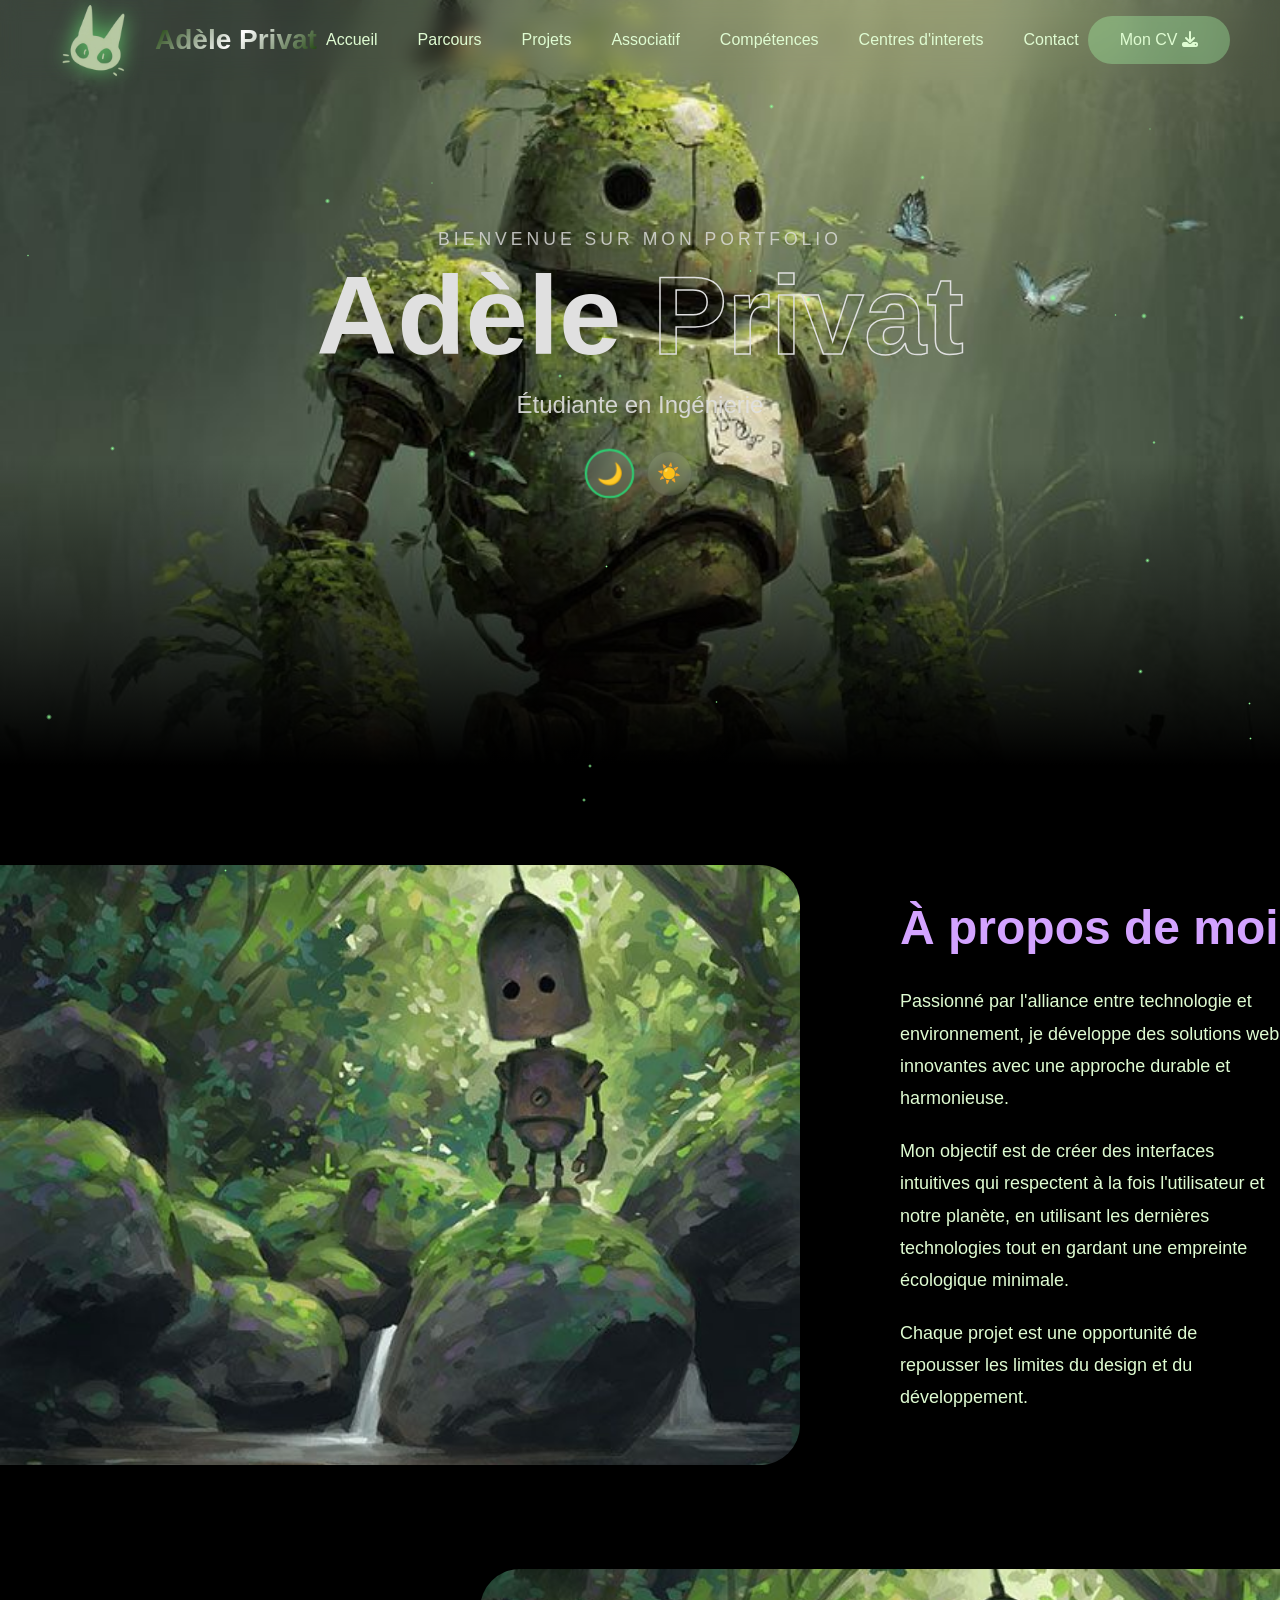
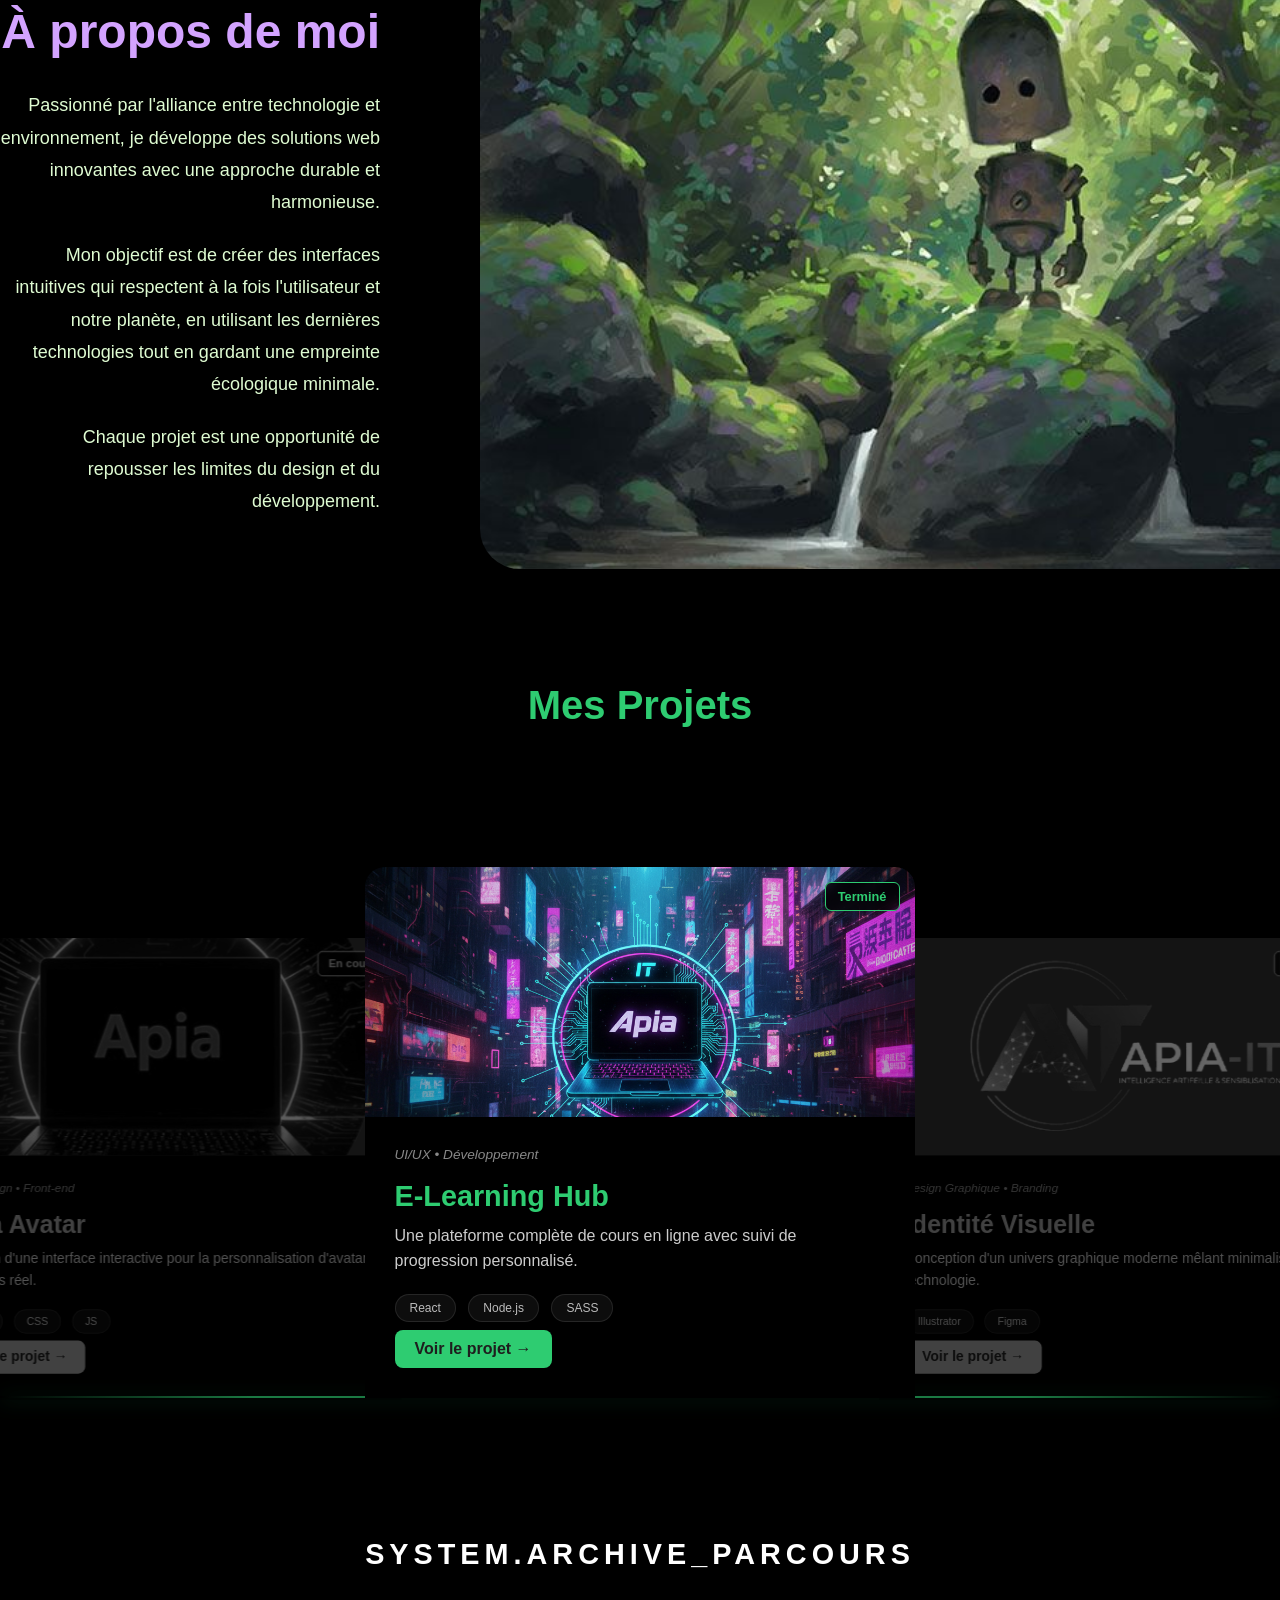
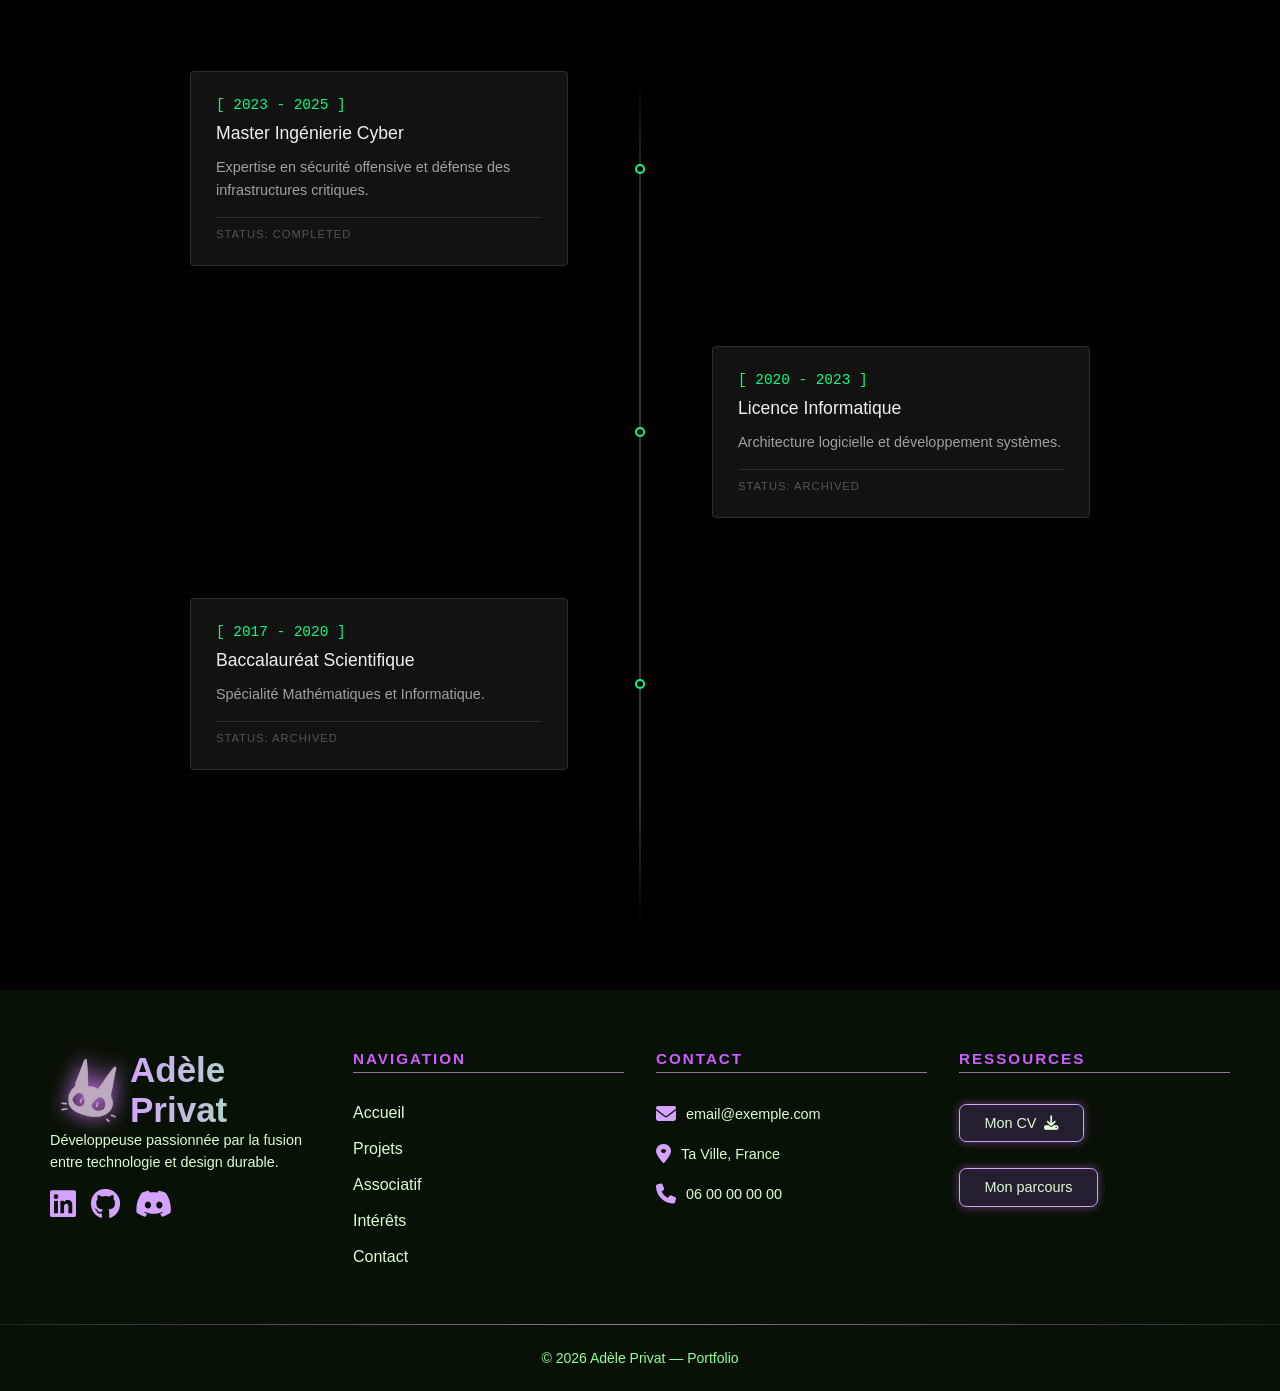
<file: Index.html>
<!doctype html>
<html lang="fr">
  <head>
    <meta charset="UTF-8" />
    <meta name="viewport" content="width=device-width, initial-scale=1.0" />
    <title>Portfolio - Futuriste & Naturel</title>
    <link rel="stylesheet" href="/styles/global.css" />
    <link rel="stylesheet" href="/styles/variables.css" />
  </head>
  <body>
    <!-- Particules animées -->
    <div class="particles" id="particles"></div>

    <!-- Header -->
    <header id="header-placeholder"></header>

    <section class="accueil-intro" id="accueil">
      <div class="accueil-contenu">
        <p class="accueil-sur-titre">Bienvenue sur mon portfolio</p>
        <h1 class="accueil-nom">Adèle <span>Privat</span></h1>
        <div class="accueil-metier">Étudiante en Ingénierie</div>

        <div class="selecteur-theme">
          <button
            class="bouton-theme sombre active"
            onclick="setTheme('dark', this)"
            title="Mode Sombre"
          >
            <span class="icone-lune">🌙</span>
          </button>
          <button
            class="bouton-theme clair"
            onclick="setTheme('light', this)"
            title="Mode Clair"
          >
            <span class="icone-soleil">☀️</span>
          </button>
        </div>
      </div>
    </section>

    <section class="about" id="about">
      <div class="about-container">
        <div class="about-image-wrapper">
          <img
            src="/assets/images/elements/robot2.jpeg"
            class="about-image"
            alt="Robot"
          />
        </div>
        <div class="about-content">
          <h2>À propos de moi</h2>
          <p>
            Passionné par l'alliance entre technologie et environnement, je
            développe des solutions web innovantes avec une approche durable et
            harmonieuse.
          </p>

          <p>
            Mon objectif est de créer des interfaces intuitives qui respectent à
            la fois l'utilisateur et notre planète, en utilisant les dernières
            technologies tout en gardant une empreinte écologique minimale.
          </p>

          <p>
            Chaque projet est une opportunité de repousser les limites du design
            et du développement.
          </p>
        </div>
      </div>
      <div class="about-container">
        <div class="about-content-bas">
          <h2>À propos de moi</h2>
          <p>
            Passionné par l'alliance entre technologie et environnement, je
            développe des solutions web innovantes avec une approche durable et
            harmonieuse.
          </p>

          <p>
            Mon objectif est de créer des interfaces intuitives qui respectent à
            la fois l'utilisateur et notre planète, en utilisant les dernières
            technologies tout en gardant une empreinte écologique minimale.
          </p>

          <p>
            Chaque projet est une opportunité de repousser les limites du design
            et du développement.
          </p>
        </div>
        <div class="about-image-wrapper">
          <img
            src="/assets/images/elements/robot2.jpeg"
            class="about-image-bas"
            alt="Robot"
          />
        </div>
      </div>
    </section>

    <!-- Section previsualisation des projet -->
    <section class="project-preview" id="preview">
      <h2 class="section-title">Mes Projets</h2>

      <div class="carousel-container">
        <article class="card">
          <div class="card-image-container">
            <img src="/assets/images/Avatar/Apia.png" alt="Projet Apia" />
            <span class="card-status status-ongoing">En cours</span>
          </div>

          <div class="card-content">
            <p class="card-topics">Web Design • Front-end</p>
            <h3 class="card-title">Apia Avatar</h3>
            <p class="card-description">
              Création d'une interface interactive pour la personnalisation
              d'avatars en temps réel.
            </p>

            <div class="card-skills">
              <span class="skill-badge">HTML</span>
              <span class="skill-badge">CSS</span>
              <span class="skill-badge">JS</span>
            </div>

            <a href="#" class="btn-details">Voir le projet →</a>
          </div>
        </article>

        <article class="card">
          <div class="card-image-container">
            <img
              src="/assets/images/elements/Image_de_base_apia.png"
              alt="Plateforme E-learning"
            />
            <span class="card-status status-done">Terminé</span>
          </div>

          <div class="card-content">
            <p class="card-topics">UI/UX • Développement</p>
            <h3 class="card-title">E-Learning Hub</h3>
            <p class="card-description">
              Une plateforme complète de cours en ligne avec suivi de
              progression personnalisé.
            </p>

            <div class="card-skills">
              <span class="skill-badge">React</span>
              <span class="skill-badge">Node.js</span>
              <span class="skill-badge">SASS</span>
            </div>

            <a href="#" class="btn-details">Voir le projet →</a>
          </div>
        </article>

        <article class="card">
          <div class="card-image-container">
            <img
              src="/assets/images/logo/LogoApia_blanc.png"
              alt="Branding Apia"
            />
            <span class="card-status status-ongoing">En cours</span>
          </div>

          <div class="card-content">
            <p class="card-topics">Design Graphique • Branding</p>
            <h3 class="card-title">Identité Visuelle</h3>
            <p class="card-description">
              Conception d'un univers graphique moderne mêlant minimalisme et
              technologie.
            </p>

            <div class="card-skills">
              <span class="skill-badge">Illustrator</span>
              <span class="skill-badge">Figma</span>
            </div>

            <a href="#" class="btn-details">Voir le projet →</a>
          </div>
        </article>

        <article class="card">
          <div class="card-image-container">
            <img src="/assets/images/Avatar/Adele.png" alt="Projet Apia" />
            <span class="card-status status-ongoing">En cours</span>
          </div>

          <div class="card-content">
            <p class="card-topics">Web Design • Front-end</p>
            <h3 class="card-title">Apia Avatar</h3>
            <p class="card-description">
              Création d'une interface interactive pour la personnalisation
              d'avatars en temps réel.
            </p>

            <div class="card-skills">
              <span class="skill-badge">HTML</span>
              <span class="skill-badge">CSS</span>
              <span class="skill-badge">JS</span>
            </div>

            <a href="/pages/ProjectsPage/Project.html" class="btn-details"
              >Voir le projet →</a
            >
          </div>
        </article>
        <div class="carousel-line"></div>
      </div>
    </section>

    <!-- Section mon parcours -->
    <section class="parcours" id="parcours">
      <h2 class="cyber-title">System.Archive_Parcours</h2>

      <div class="timeline">
        <div class="timeline-line"></div>

        <div class="node left top-1">
          <div class="node-content">
            <span class="date">[ 2023 - 2025 ]</span>
            <h3>Master Ingénierie Cyber</h3>
            <p>
              Expertise en sécurité offensive et défense des infrastructures
              critiques.
            </p>
            <div class="node-status">Status: COMPLETED</div>
          </div>
          <div class="node-dot"></div>
        </div>

        <div class="node right top-2">
          <div class="node-content">
            <span class="date">[ 2020 - 2023 ]</span>
            <h3>Licence Informatique</h3>
            <p>Architecture logicielle et développement systèmes.</p>
            <div class="node-status">Status: ARCHIVED</div>
          </div>
          <div class="node-dot"></div>
        </div>

        <div class="node left top-3">
          <div class="node-content">
            <span class="date">[ 2017 - 2020 ]</span>
            <h3>Baccalauréat Scientifique</h3>
            <p>Spécialité Mathématiques et Informatique.</p>
            <div class="node-status">Status: ARCHIVED</div>
          </div>
          <div class="node-dot"></div>
        </div>
      </div>
    </section>

    <footer id="footer-placeholder"></footer>
    <script src="js/script.js"></script>
  </body>
</html>
</file>
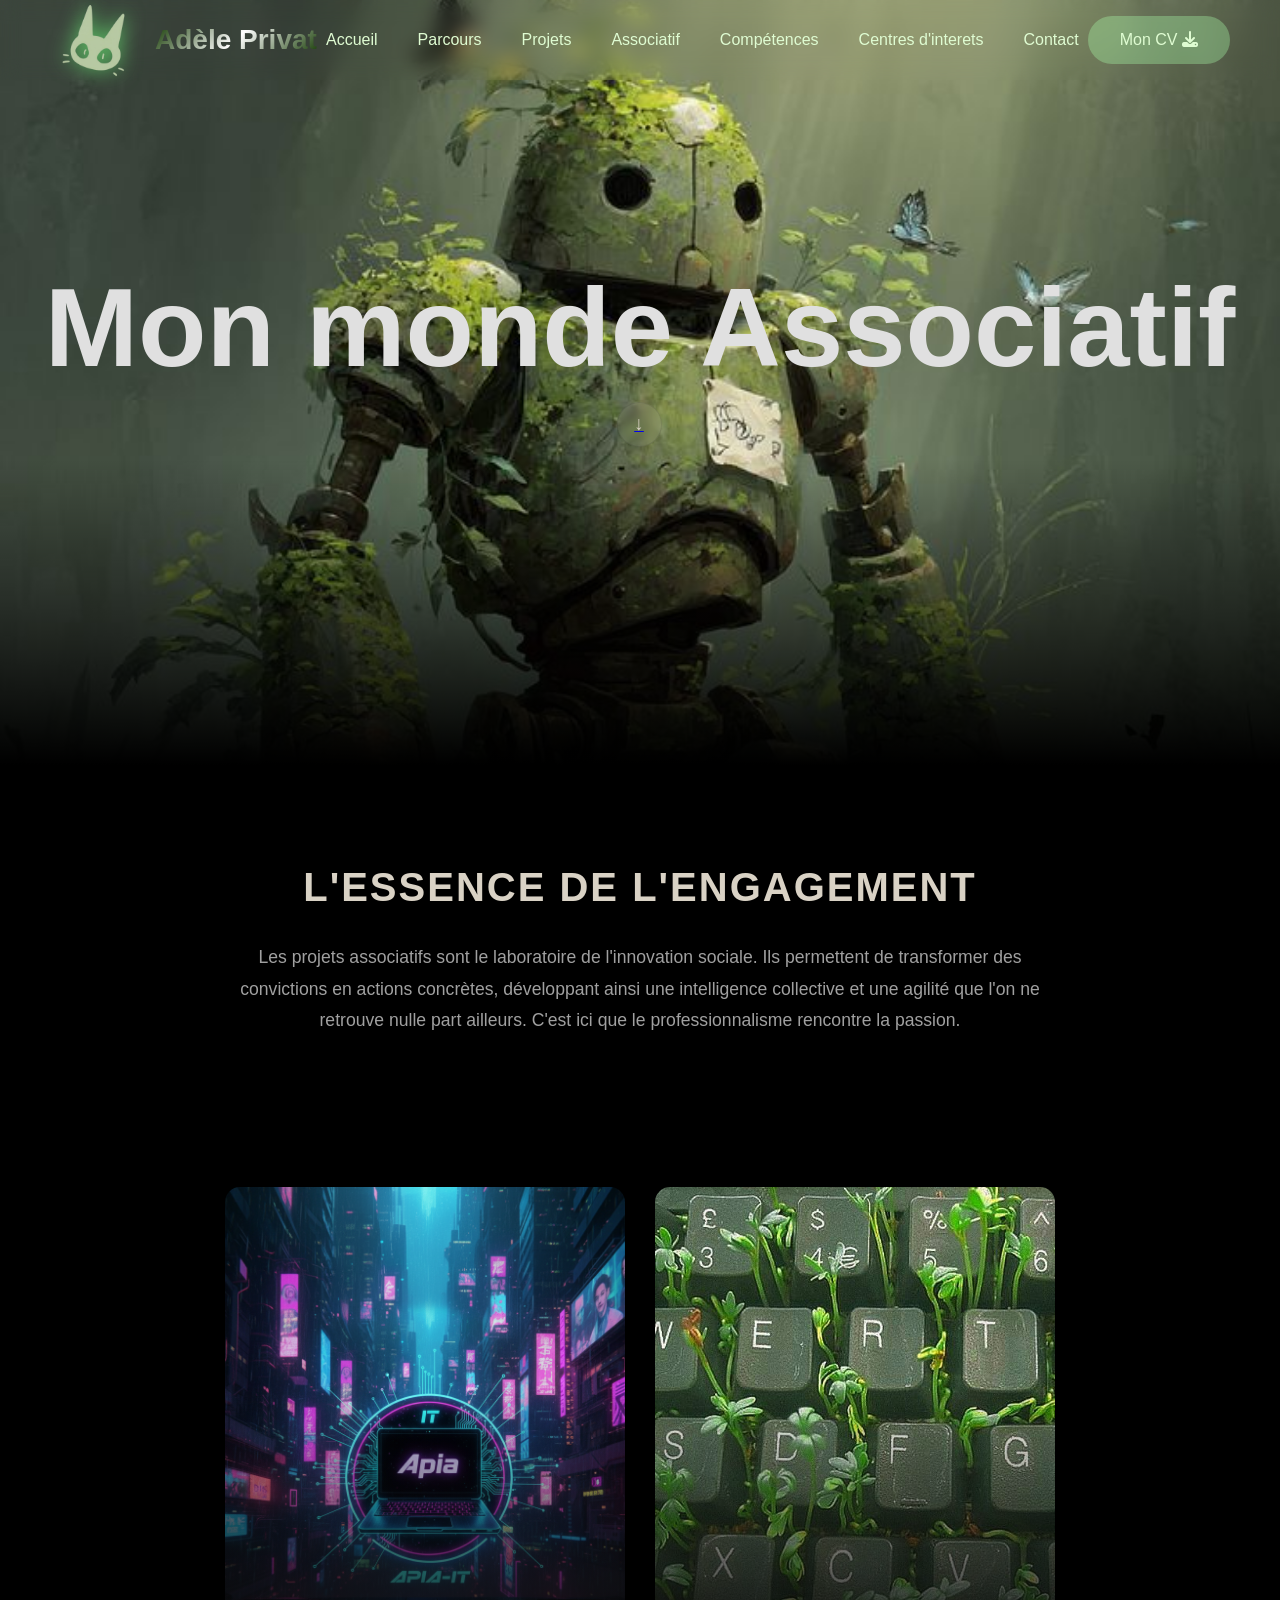
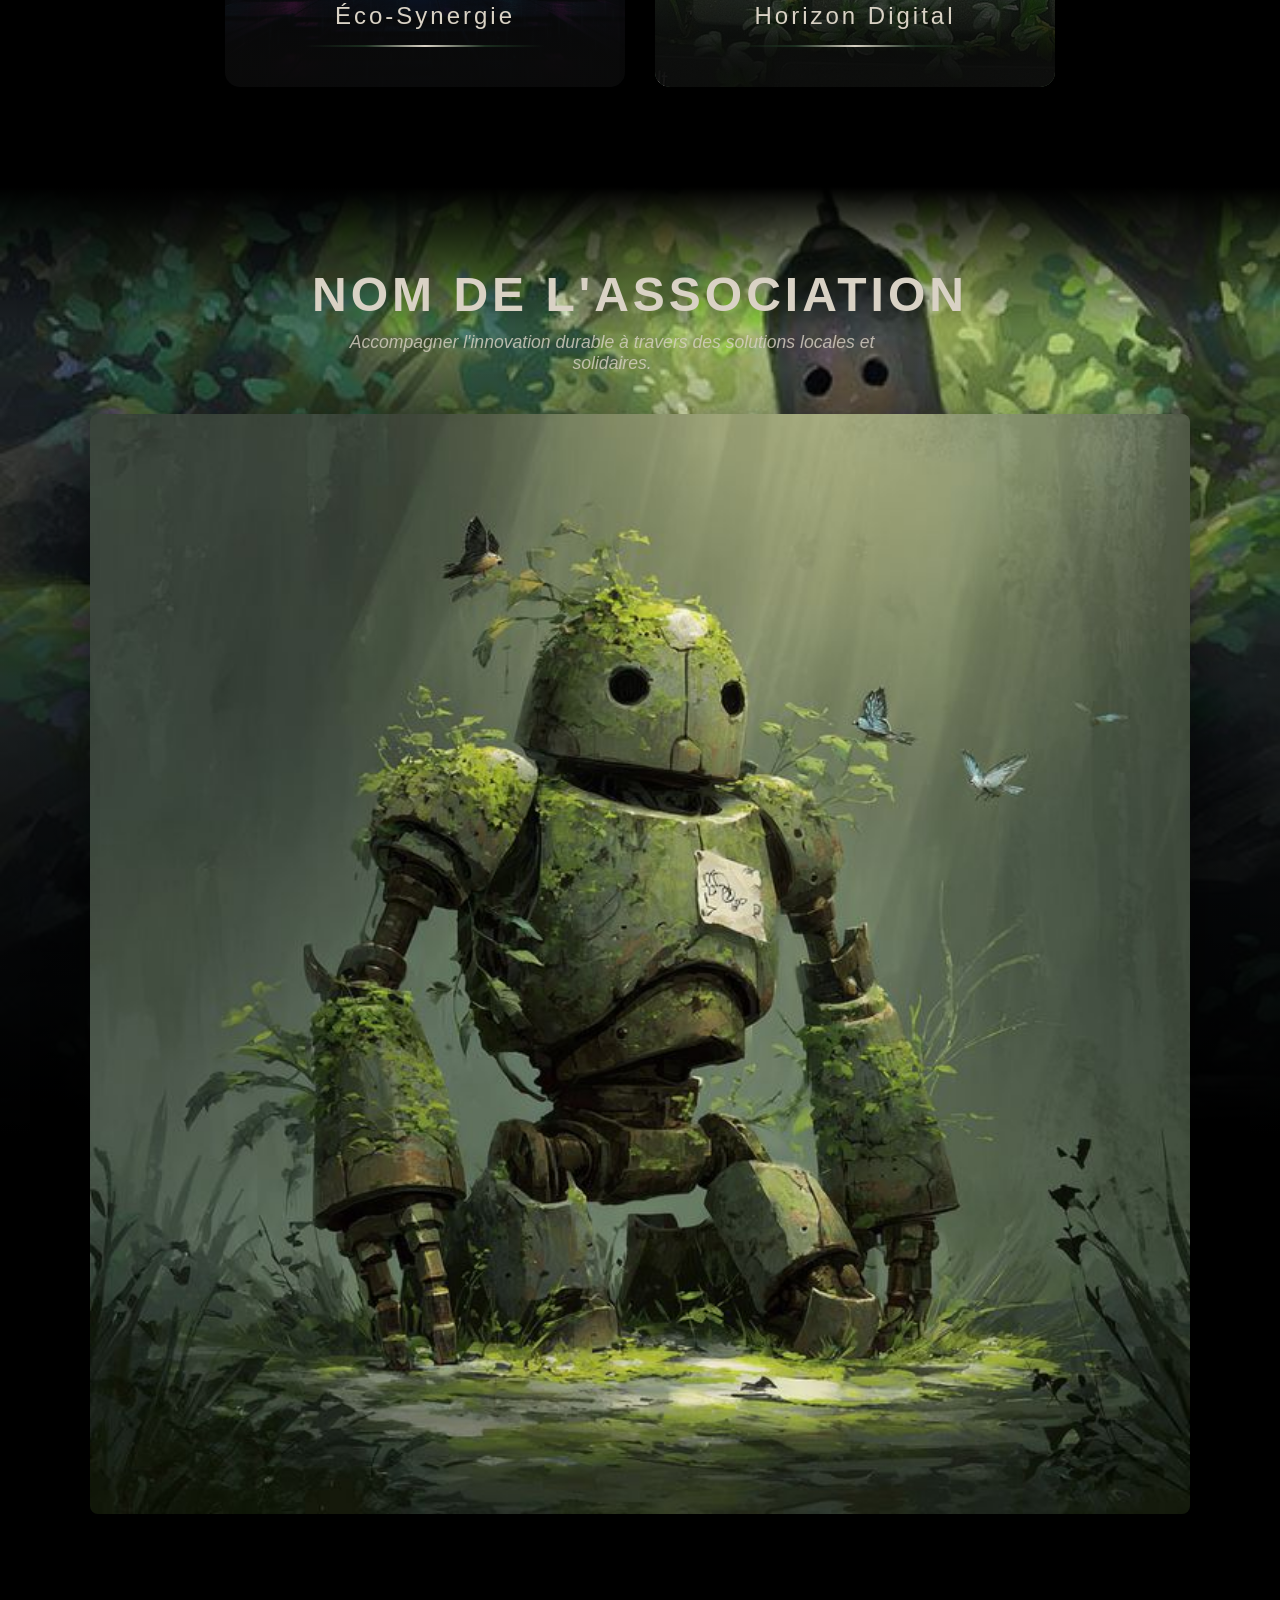
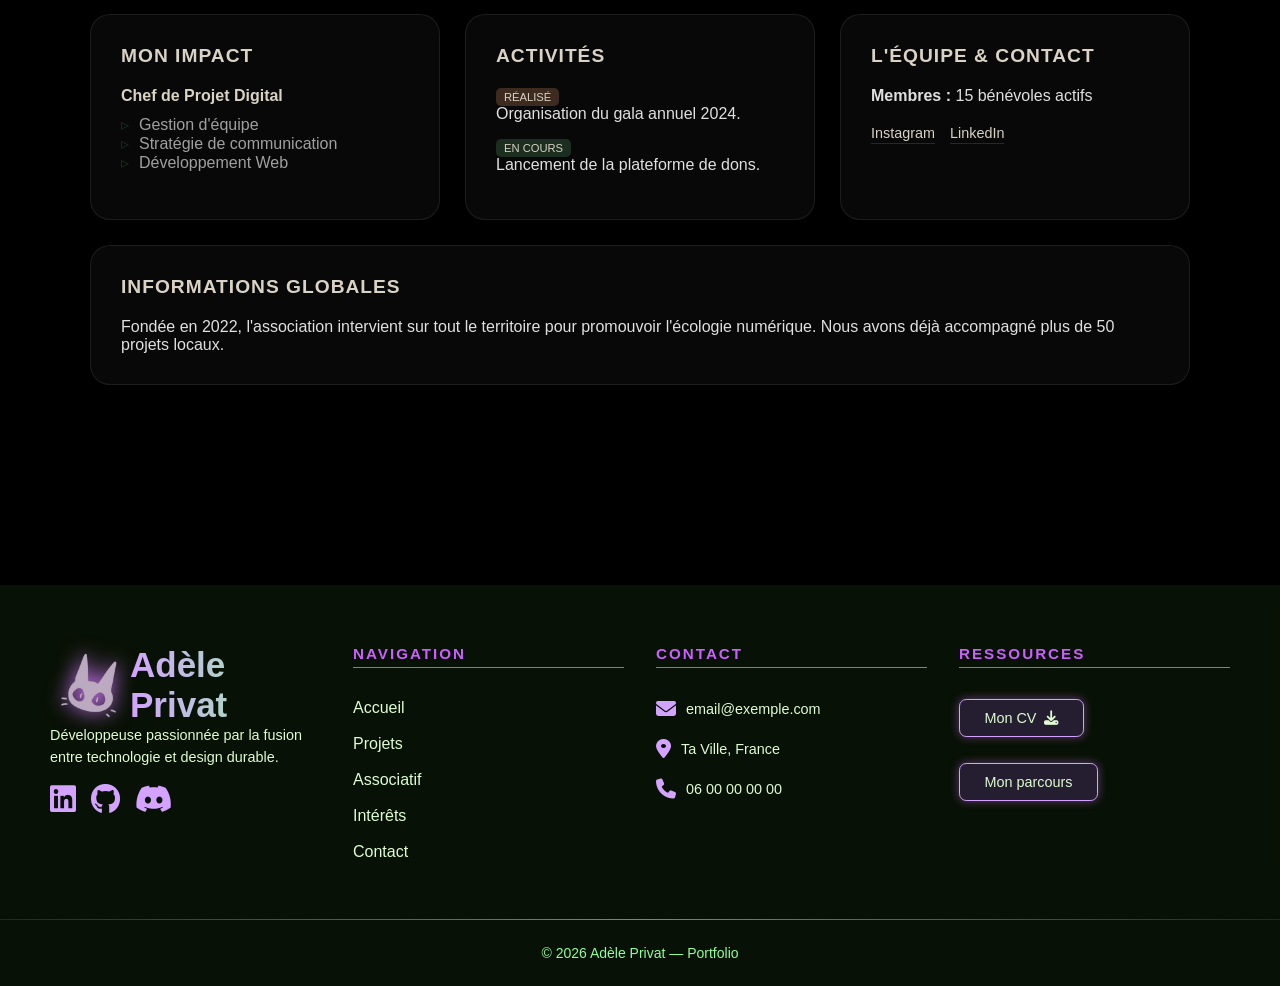
<file: pages/assos/Assos.html>
<!doctype html>
<html lang="fr">
  <head>
    <meta charset="UTF-8" />
    <meta name="viewport" content="width=device-width, initial-scale=1.0" />
    <title>Portfolio - Futuriste & Naturel</title>
    <link rel="stylesheet" href="./Assos.css" />
    <link rel="stylesheet" href="/styles/variables.css" />
  </head>
  <body>
    <header id="header-placeholder"></header>

    <section class="assos-debut" id="accueil-assos">
      <div class="debut-contenu">
        <h1 class="debut-nom">Mon monde Associatif</h1>
        <div class="insite-descendre">
          <a href="#importance-section" class="bas">
            <span class="icone-fleche">↓</span>
          </a>
        </div>
      </div>
    </section>

    <section class="section-importance" id="importance-section">
      <div class="contenu-texte">
        <h2 class="titre-elegant">L'Essence de l'Engagement</h2>
        <p class="texte-description">
          Les projets associatifs sont le laboratoire de l'innovation sociale.
          Ils permettent de transformer des convictions en actions concrètes,
          développant ainsi une intelligence collective et une agilité que l'on
          ne retrouve nulle part ailleurs. C'est ici que le professionnalisme
          rencontre la passion.
        </p>
      </div>
    </section>

    <section class="section-projets">
      <div class="grille-assos">
        <div class="carte-assos">
          <img
            src="/assets/images/elements/Image_de_base_apia.png"
            alt="Association 1"
            class="image-fond"
          />
          <div class="overlay-sombre">
            <h3 class="nom-asso">Éco-Synergie</h3>
            <div class="ligne-degrade"></div>
          </div>
        </div>

        <div class="carte-assos">
          <img
            src="/assets/images/elements/clavier.jpeg"
            alt="Association 2"
            class="image-fond"
          />
          <div class="overlay-sombre">
            <h3 class="nom-asso">Horizon Digital</h3>
            <div class="ligne-degrade"></div>
          </div>
        </div>
      </div>
    </section>

    <section class="details-projet">
      <div class="fond-coupe"></div>

      <div class="contenu-projet">
        <div class="en-tete-projet">
          <h2 class="nom-projet">Nom de l'Association</h2>
          <p class="but-projet">
            Accompagner l'innovation durable à travers des solutions locales et
            solidaires.
          </p>
        </div>

        <div class="image-principale-container">
          <img
            src="/assets/images/elements/robot3.jpeg"
            alt="Aperçu du projet"
            class="image-centrale"
          />
        </div>
      </div>

      <div class="infos-grille">
        <div class="info-card glass">
          <h3>Mon Impact</h3>
          <p class="role-titre">Chef de Projet Digital</p>
          <ul class="liste-competences">
            <li>Gestion d'équipe</li>
            <li>Stratégie de communication</li>
            <li>Développement Web</li>
          </ul>
        </div>

        <div class="info-card glass">
          <h3>Activités</h3>
          <div class="activite-groupe">
            <span class="badge">Réalisé</span>
            <p>Organisation du gala annuel 2024.</p>
          </div>
          <div class="activite-groupe">
            <span class="badge futur">En cours</span>
            <p>Lancement de la plateforme de dons.</p>
          </div>
        </div>

        <div class="info-card glass">
          <h3>L'Équipe & Contact</h3>
          <p><strong>Membres :</strong> 15 bénévoles actifs</p>
          <div class="reseaux-sociaux">
            <a href="#" class="lien-rs">Instagram</a>
            <a href="#" class="lien-rs">LinkedIn</a>
          </div>
        </div>

        <div class="info-card glass large">
          <h3>Informations Globales</h3>
          <p>
            Fondée en 2022, l'association intervient sur tout le territoire pour
            promouvoir l'écologie numérique. Nous avons déjà accompagné plus de
            50 projets locaux.
          </p>
        </div>
      </div>
    </section>

    <footer id="footer-placeholder"></footer>
    <script src="/js/script.js"></script>
  </body>
</html>
</file>
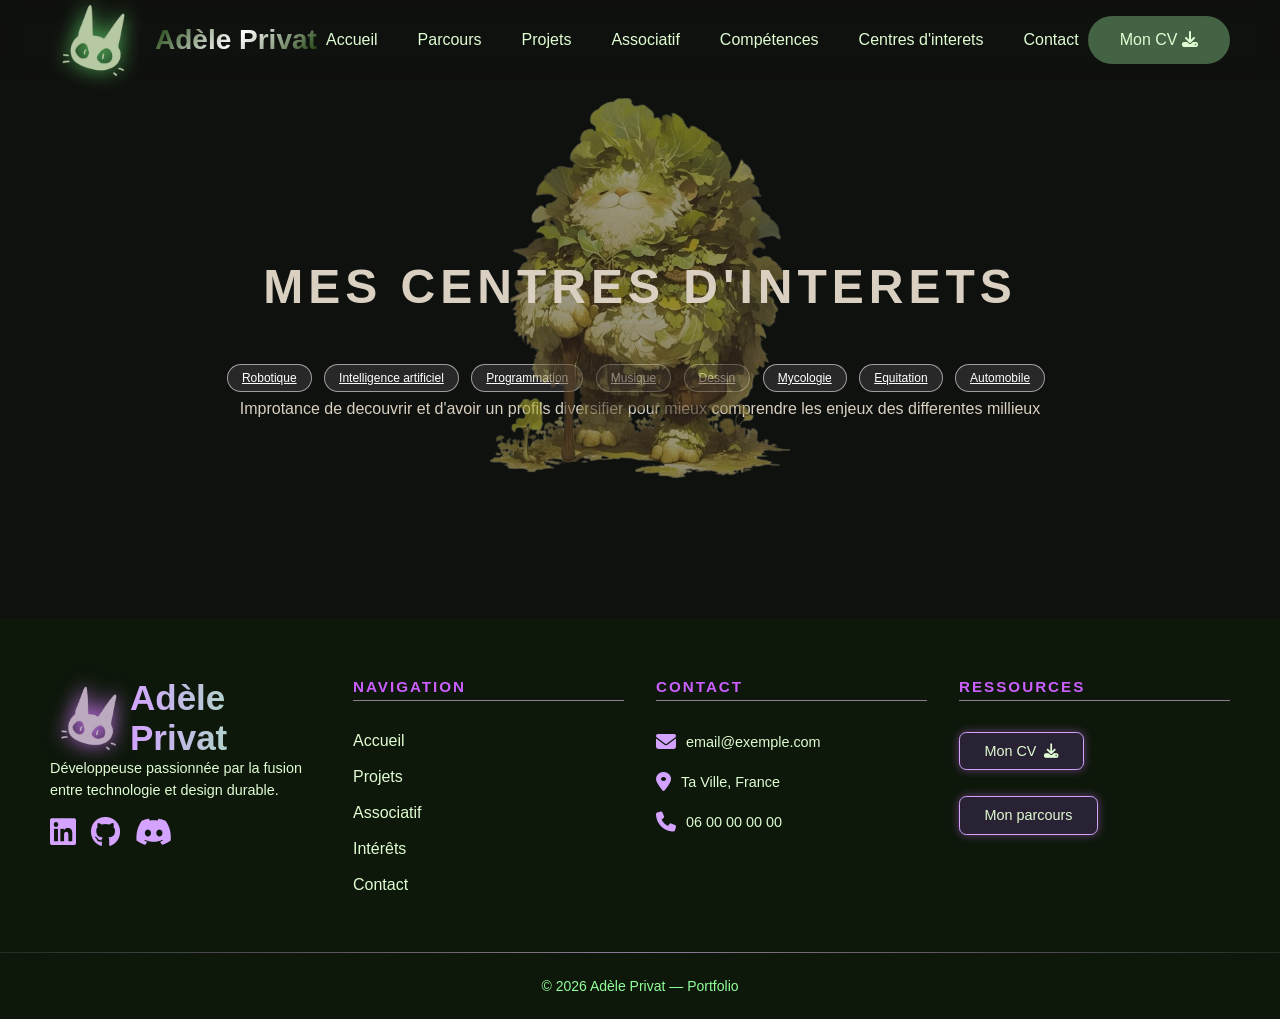
<file: pages/CentreI/interet.html>
<!doctype html>
<html lang="fr">
  <head>
    <meta charset="UTF-8" />
    <meta name="viewport" content="width=device-width, initial-scale=1.0" />
    <title>Portfolio - Futuriste & Naturel</title>
    <link rel="stylesheet" href="./interet.css" />
    <link rel="stylesheet" href="/styles/variables.css" />
  </head>
  <body>
    <!-- Particules animées -->
    <div class="particles" id="particles"></div>

    <!-- Header -->
    <header id="header-placeholder"></header>

    <main>
      <section class="skills-section">
        <div class="skills-header">
          <img
            src="/assets/images/Fonds/perso.png"
            alt="Décoration"
            class="title-bg-image"
          />
          <h1 class="skills-title">Mes centres d'interets</h1>
        </div>
        <div class="card-skills">
          <a href="#" class="skill-badge">Robotique</a>
          <a href="#" class="skill-badge">Intelligence artificiel</a>
          <a href="#" class="skill-badge">Programmation</a>
          <a href="#" class="skill-badge">Musique</a>
          <a href="#" class="skill-badge">Dessin</a>
          <a href="#" class="skill-badge">Mycologie</a>
          <a href="#" class="skill-badge">Equitation</a>
          <a href="#" class="skill-badge">Automobile</a>
        </div>
        <p>
          Improtance de decouvrir et d'avoir un profils diversifier pour mieux
          comprendre les enjeux des differentes millieux
        </p>
      </section>
    </main>

    <footer id="footer-placeholder"></footer>
    <script src="/js/script.js"></script>
  </body>
</html>
</file>
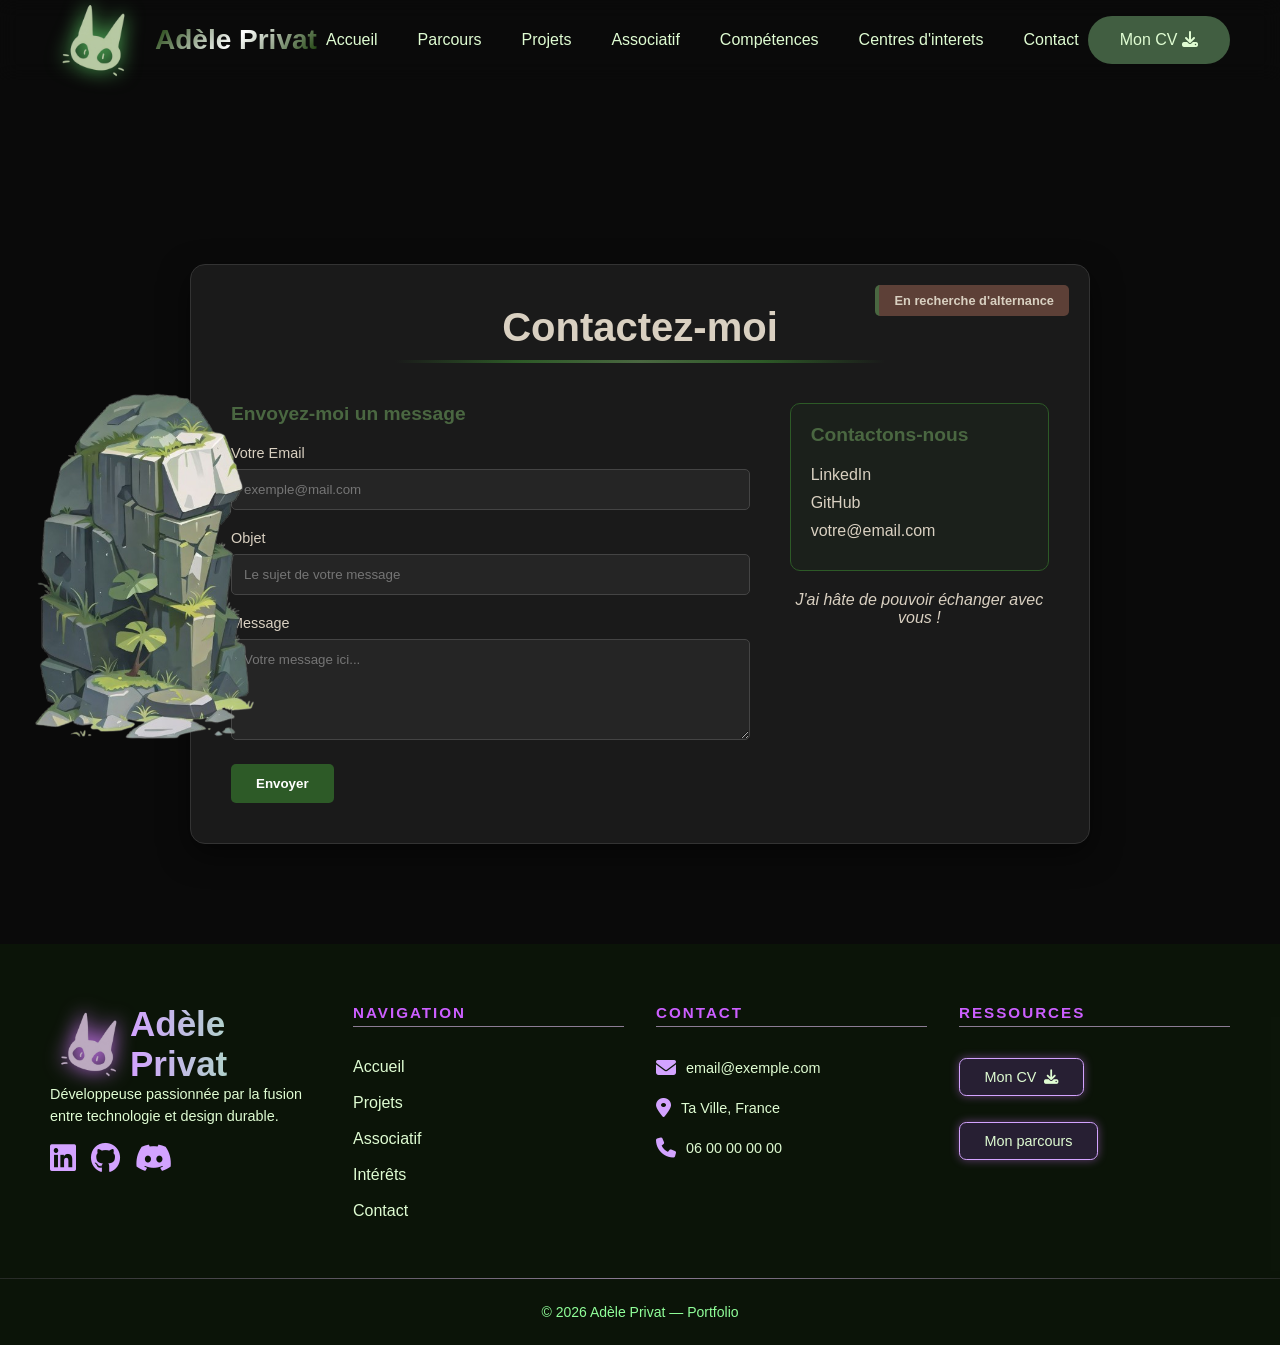
<file: pages/Contact/contact.html>
<!doctype html>
<!doctype html>
<html lang="fr">
  <head>
    <meta charset="UTF-8" />
    <meta name="viewport" content="width=device-width, initial-scale=1.0" />
    <title>Portfolio - Futuriste & Naturel</title>
    <link rel="stylesheet" href="./contact.css" />
    <link rel="stylesheet" href="/styles/variables.css" />
  </head>
  <body>
    <!-- Particules animées -->
    <div class="particles" id="particles"></div>

    <!-- Header -->
    <header id="header-placeholder"></header>
    <div class="box">
      <img
        src="/assets/images/elements/rocher2-removebg-preview.png"
        alt=""
        class="decor"
      />

      <div class="main-container">
        <div class="badge-alternance">En recherche d'alternance</div>

        <h1 class="main-title">Contactez-moi</h1>
        <div class="divider"></div>

        <div class="content-wrapper">
          <section class="form-section">
            <h2>Envoyez-moi un message</h2>
            <form>
              <div class="input-group">
                <label>Votre Email</label>
                <input type="email" placeholder="exemple@mail.com" />
              </div>
              <div class="input-group">
                <label>Objet</label>
                <input type="text" placeholder="Le sujet de votre message" />
              </div>
              <div class="input-group">
                <label>Message</label>
                <textarea
                  rows="5"
                  placeholder="Votre message ici..."
                ></textarea>
              </div>
              <button type="submit" class="btn-submit">Envoyer</button>
            </form>
          </section>

          <aside class="info-section">
            <div class="info-card">
              <h2>Contactons-nous</h2>
              <ul class="social-links">
                <li><a href="#">LinkedIn</a></li>
                <li><a href="#">GitHub</a></li>
                <li><a href="mailto:votre@email.com">votre@email.com</a></li>
              </ul>
            </div>
            <p class="closing-phrase">
              J'ai hâte de pouvoir échanger avec vous !
            </p>
          </aside>
        </div>
      </div>
    </div>
    <footer id="footer-placeholder"></footer>
    <script src="/js/script.js"></script>
  </body>
</html>
</file>
<file: styles/global.css>
* {
  margin: 0;
  padding: 0;
  box-sizing: border-box;

  /* Utilise la police native du système d'exploitation */
  font-family:
    -apple-system, BlinkMacSystemFont, "Segoe UI", Roboto, Helvetica, Arial,
    sans-serif, "Apple Color Emoji", "Segoe UI Emoji";

  /* Rendu plus lisse sur Mac/iOS */
  -webkit-font-smoothing: antialiased;
  -moz-osx-font-smoothing: grayscale;
}

body {
  font-family: "Segoe UI", Tahoma, Geneva, Verdana, sans-serif;
  background: var(--color-noir);
  color: var(--color-gris_claire);
  overflow-x: hidden;
}

.preview {
  margin-top: 50px; /* Espace au-dessus */
  margin-bottom: 300px; /* Espace en-dessous */
  margin-left: 0; /* Assure qu'il n'y a rien sur les côtés */
  margin-right: 0;
}

/* Particules animées en arrière-plan */
.particles {
  position: fixed;
  top: 0;
  left: 0;
  width: 100%;
  height: 100%;
  pointer-events: none;
  z-index: 1;
}

.particle {
  position: absolute;
  background: radial-gradient(circle, var(--color-neutreG) 0%, transparent 70%);
  border-radius: 50%;
  animation: float 15s infinite ease-in-out;
}

@keyframes float {
  0%,
  100% {
    transform: translateY(0) translateX(0);
  }
  25% {
    transform: translateY(-30px) translateX(20px);
  }
  50% {
    transform: translateY(-60px) translateX(-20px);
  }
  75% {
    transform: translateY(-30px) translateX(10px);
  }
}

/* Section d'accueil */
.accueil-intro {
  position: relative;
  /* On réduit la hauteur pour voir le début de la section suivante */
  height: 85vh;
  display: flex;
  align-items: center;
  justify-content: center;
  text-align: center;
  padding: 0 20px;
  background-size: cover;
  background-position: 50% 25%;
  transition: background 0.5s ease;
  background-image:
    linear-gradient(to bottom, rgba(0, 0, 0, 0) 60%, #000000 100%),
    url("/assets/images/elements/robot3.jpeg");
}

body.light-mode .accueil-intro {
  background-position: top;
  background-image:
    linear-gradient(to bottom, rgba(255, 255, 255, 0) 60%, #f5f5f0 100%),
    url("/assets/images/elements/clavier.jpeg");
}

.accueil-contenu {
  display: flex;
  flex-direction: column;
  align-items: center;
  /* On remonte légèrement les éléments */
  transform: translateY(-20px);
}

.accueil-sur-titre {
  font-size: 1.1rem; /* Un peu plus grand */
  text-transform: uppercase;
  letter-spacing: 4px;
  color: inherit;
  opacity: 0.8;
  margin-bottom: 1rem;
}

.accueil-nom {
  font-size: clamp(3.5rem, 12vw, 7rem); /* Plus grand */
  font-weight: 800;
  color: inherit;
  line-height: 0.9;
  margin-bottom: 1.5rem;
}

.accueil-nom span {
  -webkit-text-stroke: 1.5px currentColor;
  -webkit-text-fill-color: transparent;
}

.accueil-metier {
  font-size: 1.5rem; /* Plus grand */
  color: inherit;
  opacity: 0.9;
  margin-bottom: 2rem;
}

/* Sélecteur de Thème Épuré */
.selecteur-theme {
  display: flex;
  gap: 15px;
}

.bouton-theme {
  width: 45px;
  height: 45px;
  border-radius: 50%;
  border: 1.5px solid rgba(0, 0, 0, 0.1); /* Bordure très fine par défaut */
  background: rgba(255, 255, 255, 0.1);
  backdrop-filter: blur(5px);
  cursor: pointer;
  display: flex;
  align-items: center;
  justify-content: center;
  font-size: 1.2rem;
  transition: all 0.4s cubic-bezier(0.175, 0.885, 0.32, 1.275);
}

/* Bordure verte épurée pour le bouton actif (sans néon) */
.bouton-theme.active {
  border: 2px solid #2ecc71; /* Un vert plus doux et propre */
  transform: scale(1.1);
}

/* Adaptations selon le mode pour le bouton */
body.light-mode .bouton-theme {
  border-color: rgba(0, 0, 0, 0.1);
  background: white;
}

/* Section À propos */
.about-container {
  display: flex;
  align-items: center;
  gap: 100px;
  padding-top: 100px;
}

/* --- L'image avec l'effet de cadre spécial --- */
.about-image {
  width: 800px;
  height: 600px;
  object-fit: cover;
  border-radius: 0 40px 40px 0; /* Arrondis extérieurs */
}

/* --- Contenu texte --- */
.about-content {
  flex: 1;
}

.about-content h2 {
  font-size: 48px;
  margin-bottom: 30px;
  color: var(--color-neutreP);
}

.about-content p {
  font-size: 18px;
  line-height: 1.8;
  color: var(--color-pastelG);
  margin-bottom: 20px;
}

/* section du bas avec les element inverser*/

/* --- L'image avec l'effet de cadre spécial --- */
.about-image-bas {
  width: 800px;
  height: 600px;
  object-fit: cover;
  border-radius: 40px 0 0 40px; /* Arrondis extérieurs */
}

/* --- Contenu texte --- */
.about-content-bas {
  flex: 1;
  text-align: right;
}

.about-content-bas h2 {
  font-size: 48px;
  margin-bottom: 30px;
  color: var(--color-neutreP);
}

.about-content-bas p {
  font-size: 18px;
  line-height: 1.8;
  color: var(--color-pastelG);
  margin-bottom: 20px;
}

/* partie previsualisation projet */
/* --- CONFIGURATION GLOBALE & VARIABLES --- */
:root {
  --card-width: 550px;
  --card-bg: #1e1e1e;
  --accent-color: #2ecc71;
  --line-pos: 80px; /* Position précise de la ligne et de la base des cartes */
}

/* Partie prévisualisation projet */
.project-preview {
  color: #ffffff;
  padding: 60px 0;
  text-align: center;
  overflow: hidden;
}

.section-title {
  color: var(--accent-color);
  margin-top: 50px;
  font-size: 2.5rem;
}

/* --- CONTAINER DU CAROUSEL --- */
.carousel-container {
  position: relative;
  height: 750px;
  max-width: 1200px;
  margin: 0 auto;
  display: flex;
  justify-content: center;
  align-items: flex-end;
  /* La perspective est centrée sur la ligne pour éviter que les côtés ne flottent */
  perspective: 2000px;
  perspective-origin: center calc(100% - var(--line-pos));
  padding-bottom: var(--line-pos);
}

/* --- STYLE DE BASE D'UNE CARTE --- */
.card {
  position: absolute;
  bottom: var(--line-pos);
  width: 550px;
  background: #000000;
  border-radius: 20px 20px 0 0;
  transition: all 0.6s cubic-bezier(0.4, 0, 0.2, 1);
  overflow: hidden;
  cursor: pointer;
  user-select: none;
  transform-origin: bottom center;
  z-index: 1;
}

/* --- LES ÉTATS DE LA ROUE --- */

/* 1. Carte active (Centre) */
.card.active {
  z-index: 10;
  transform: translate3d(0, 0, 0);
  opacity: 1;
}

/* 2. Cartes de côté (Gauche et Droite) */
.card.prev {
  z-index: 5;
  /* Le 2px en Y compense l'effet d'optique de la rotation pour rester sur la ligne */
  transform: translate3d(-100%, 2px, -300px);
  opacity: 0.4;
  filter: grayscale(1);
}

.card.next {
  z-index: 5;
  transform: translate3d(100%, 2px, -300px);
  opacity: 0.4;
  filter: grayscale(1);
}

/* 3. Cartes cachées */
.card.hidden {
  z-index: 1;
  transform: translate3d(0, 50px, -500px);
  opacity: 0;
  pointer-events: none;
}

/* --- DESIGN INTÉRIEUR --- */
.card-image-container {
  height: 250px; /* Proportionnel à la nouvelle largeur */
  background: #333;
  position: relative;
}

.card-image-container img {
  width: 100%;
  height: 100%;
  object-fit: cover;
}

.card-status {
  position: absolute;
  top: 15px;
  right: 15px;
  background: rgba(0, 0, 0, 0.7);
  color: white;
  padding: 6px 12px;
  border-radius: 6px;
  font-size: 0.8rem;
  font-weight: bold;
  backdrop-filter: blur(4px);
  border: 1px solid rgba(255, 255, 255, 0.2);
}

.status-ongoing {
  border-color: #f1c40f;
  color: #f1c40f;
}
.status-done {
  border-color: #2ecc71;
  color: #2ecc71;
}

.card-content {
  padding: 30px;
  text-align: left;
  min-height: 250px;
  display: flex;
  flex-direction: column;
}

.card-topics {
  font-size: 0.85rem;
  font-style: italic;
  color: #888;
  margin-bottom: 8px;
}

.card-title {
  color: var(--accent-color);
  margin: 10px 0;
  font-size: 1.8rem;
}

.card-description {
  font-size: 1rem;
  color: #ccc;
  line-height: 1.6;
  margin-bottom: 20px;
}

.skill-badge {
  display: inline-block;
  background: rgba(255, 255, 255, 0.05);
  color: #bbb;
  padding: 6px 14px;
  border-radius: 20px;
  font-size: 0.75rem;
  margin: 0 8px 8px 0;
  border: 1px solid rgba(255, 255, 255, 0.1);
  transition: all 0.3s ease;
}

.btn-details {
  align-self: flex-start;
  margin-top: auto; /* Pousse le bouton vers le bas */
  display: inline-flex;
  align-items: center;
  gap: 10px;
  background: var(--accent-color);
  color: #1e1e1e;
  text-decoration: none;
  padding: 10px 20px;
  border-radius: 8px;
  font-weight: bold;
  transition: all 0.3s ease;
}

.btn-details:hover {
  background: #27ae60;
  transform: translateX(5px);
}

/* --- LA LIGNE VERTE (SOCLE) --- */
.carousel-line {
  position: absolute;
  bottom: var(--line-pos);
  left: 50%;
  transform: translateX(-50%);
  width: 100vw;
  height: 2px;
  background: linear-gradient(
    90deg,
    transparent 0%,
    var(--accent-color) 20%,
    var(--accent-color) 80%,
    transparent 100%
  );
  box-shadow: 0 0 20px rgba(46, 204, 113, 0.5);
  z-index: 2; /* Devant les cartes pour un effet de contact parfait */
  pointer-events: none;
}
/* 1. Titre Sobre - Style Minimaliste */
.cyber-title {
  color: #ffffff;
  text-align: center;
  text-transform: uppercase;
  font-family: "Segoe UI", sans-serif;
  font-size: 1.8rem;
  letter-spacing: 5px;
  margin-bottom: 60px;
}

/* 2. Structure de la Timeline */
/* 2. Structure de la Timeline */
.timeline {
  position: relative;
  max-width: 900px;
  margin: 0 auto;
  padding: 40px 0;
}

.timeline-line {
  position: absolute;
  left: 50%;
  width: 2px; /* Un peu plus épais pour la visibilité */
  height: 100%;
  /* Dégradé subtil : transparent -> gris acier -> transparent */
  background: linear-gradient(
    to bottom,
    transparent,
    rgba(255, 255, 255, 0.2) 15%,
    rgba(255, 255, 255, 0.2) 85%,
    transparent
  );
  transform: translateX(-50%);
}

/* 3. Les Noeuds */
.node {
  width: 100%;
  position: relative;
  margin-bottom: 80px;
  display: flex;
}

.node.left {
  justify-content: flex-start;
}
.node.right {
  justify-content: flex-end;
}

/* 4. Le Contenu - Fond sombre sur fond noir pour le relief */
.node-content {
  width: 42%;
  background: #121212; /* Gris très foncé, pas noir pur */
  border: 1px solid #2d2d2d; /* Bordure fine */
  border-radius: 4px;
  padding: 25px;
  transition: all 0.4s ease;
  z-index: 5;
}

/* 5. Les Points de la Timeline (Vert) */
.node-dot {
  position: absolute;
  left: 50%;
  top: 50%;
  transform: translate(-50%, -50%);
  width: 10px;
  height: 10px;
  background: #000;
  border: 2px solid #00ff88; /* Ton nouveau vert signature */
  border-radius: 50%;
  z-index: 10;
  transition: all 0.3s ease;
}

/* 6. Interaction HOVER */
.node:hover .node-content {
  border-color: #00ff88;
  transform: translateY(-5px);
  background: #1a1a1a;
}

.node:hover .node-dot {
  background: #00ff88;
  box-shadow: 0 0 15px rgba(0, 255, 136, 0.4);
}

/* 7. Typographie Interne */
.date {
  display: block;
  color: #00ff88; /* Accent vert */
  font-family: monospace;
  font-size: 0.9rem;
  margin-bottom: 10px;
}

.node-content h3 {
  margin: 0 0 12px 0;
  font-size: 1.1rem;
  color: #efefef;
  font-weight: 500;
}

.node-content p {
  font-size: 0.9rem;
  color: #a0a0a0; /* Gris moyen pour le texte de lecture */
  line-height: 1.6;
}

.node-status {
  margin-top: 15px;
  font-size: 0.7rem;
  color: #555; /* Très discret */
  text-transform: uppercase;
  letter-spacing: 1px;
  border-top: 1px solid #2d2d2d;
  padding-top: 10px;
}

/* Responsive */
@media (max-width: 768px) {
  header {
    padding: 15px 20px;
  }

  nav ul {
    gap: 20px;
  }

  .hero h1 {
    font-size: 42px;
  }

  .hero p {
    font-size: 18px;
  }

  .about-container {
    grid-template-columns: 1fr;
    text-align: center;
  }

  .about-image {
    margin: 0 auto;
    width: 300px;
    height: 300px;
  }

  .about-image::before {
    font-size: 120px;
  }
}
</file>
<file: styles/variables.css>
/* /styles/variables.css */

:root {
  /* Couleurs Violet */
  --color-neutreP: #d3a3ff;
  --color-pastelP: rgb(238, 203, 255);
  --color-transparpastelP: rgba(238, 203, 255, 0.568);
  --color-transparpastel2P: rgba(238, 203, 255, 0.116);
  --color-pepsP: #ae00ff;
  --color-presquepepsP: #cc5fff;
  --color-foncerP: #2b0038;
  --color-transpafoncerP: rgba(169, 85, 247, 0.178);
  --color-pepstransP: #d477ff70;
  --color-logoV: #d57aff;

  /* Couleurs vert */
  --color-neutreG: #90ff99;
  --color-pastelG: rgb(223, 252, 210);
  --color-pepsG: #00ff00;
  --color-pepstransparantG: #a9fca959;
  --color-foncerG: #123800;
  --color-foncertransparantG: #1238005b;
  --color-tresfoncerG: rgba(0, 26, 2, 0.7);
  --color-tresfoncertransparantG: rgba(0, 32, 10, 0.274);
  --color-head_foot: #0d1a08ab;
  --color-logo: #69eb74cb;

  /* Ombres */
  --shadow-sm: 0 1px 2px 0 rgba(0, 0, 0, 0.05);
  --shadow-md: 0 4px 6px -1px rgba(0, 0, 0, 0.1);
  --shadow-lg: 0 10px 15px -3px rgba(0, 0, 0, 0.1);
  --shadow-G: 0 0 10px rgba(100, 255, 150, 0.5);

  /* Couleurs de basse */
  --color-noir: #000000;
  --color-blanc: #ffffff;
  --color-transpablanc: #ffffff3d;
  --color-gris_fonce: #222222;
  --color-gris_claire: #e0e0e0;

  /* Espacements */
  --spacing-xs: 0.25rem;
  --spacing-sm: 0.5rem;
  --spacing-md: 1rem;
  --spacing-lg: 1.5rem;
  --spacing-xl: 2rem;
  --spacing-2xl: 3rem;
  --spacing-3xl: 4rem;

  /* Tailles de police */
  --font-xs: 0.75rem;
  --font-sm: 0.875rem;
  --font-base: 1rem;
  --font-lg: 1.125rem;
  --font-xl: 1.25rem;
  --font-2xl: 1.5rem;
  --font-3xl: 1.875rem;
  --font-4xl: 2.25rem;

  --bg-black: #0a0a0a;
  --accent-green: #2ecc71;
  --text-white: #f5f5f5;
  --soft-beige: #f5f5dc;
  --earth-brown: #4b3621;
  --dark-gray: #1a1a1a;

  --futur-black: #050505;
  --futur-gray: #1a1a1a;
  --futur-light-gray: #d1d1d1;
  --neon-green: #39ff14;
  --neon-purple: #bc13fe;
  --glass-bg: rgba(255, 255, 255, 0.05);

  --color-vert-profond: #1b2e1f;
  --color-beige: #d9d2c5;
  --color-marron-fonce: #3d2b1f;
  --color-degrade-ligne: linear-gradient(
    90deg,
    transparent,
    #1b2e1f,
    #d9d2c5,
    #1b2e1f,
    transparent
  );

  --bg-dark: #0f110e;
  --text-white: #ffffff;
  --glass-bg: rgba(255, 255, 255, 0.05);
  --glass-border: rgba(255, 255, 255, 0.1);

  --accent-green: #4a6741; /* Vert forêt mat */
  --beige: #d9d0c1; /* Beige doux */
  --brown: #5d4037; /* Marron terre */

  --card-bg: #1a1a1a;
  --primary-green: #2d5a27;
}

body.light-mode {
  /* Couleurs Violet */
  --color-neutreP: #d3a3ff;
  --color-pastelP: rgb(238, 203, 255);
  --color-transparpastelP: rgba(238, 203, 255, 0.568);
  --color-transparpastel2P: rgba(238, 203, 255, 0.116);
  --color-pepsP: #ae00ff;
  --color-presquepepsP: #cc5fff;
  --color-foncerP: #2b0038;
  --color-transpafoncerP: rgba(169, 85, 247, 0.178);
  --color-pepstransP: #d477ff70;
  --color-logoV: #d57aff;

  /* Couleurs vert */
  --color-neutreG: #90ff99;
  --color-pastelG: rgb(223, 252, 210);
  --color-pepsG: #00ff00;
  --color-pepstransparantG: #a9fca959;
  --color-foncerG: #123800;
  --color-foncertransparantG: #1238005b;
  --color-tresfoncerG: rgba(0, 26, 2, 0.7);
  --color-tresfoncertransparantG: rgba(0, 32, 10, 0.274);
  --color-head_foot: #0d1a08ab;
  --color-logo: #69eb74cb;

  /* Ombres */
  --shadow-sm: 0 1px 2px 0 rgba(0, 0, 0, 0.05);
  --shadow-md: 0 4px 6px -1px rgba(0, 0, 0, 0.1);
  --shadow-lg: 0 10px 15px -3px rgba(0, 0, 0, 0.1);
  --shadow-G: 0 0 10px rgba(100, 255, 150, 0.5);

  /* Couleurs de basse */
  --color-noir: #000000;
  --color-blanc: #ffffff;
  --color-transpablanc: #ffffff3d;
  --color-gris_fonce: #222222;
  --color-gris_claire: #e0e0e0;

  /* Espacements */
  --spacing-xs: 0.25rem;
  --spacing-sm: 0.5rem;
  --spacing-md: 1rem;
  --spacing-lg: 1.5rem;
  --spacing-xl: 2rem;
  --spacing-2xl: 3rem;
  --spacing-3xl: 4rem;

  /* Tailles de police */
  --font-xs: 0.75rem;
  --font-sm: 0.875rem;
  --font-base: 1rem;
  --font-lg: 1.125rem;
  --font-xl: 1.25rem;
  --font-2xl: 1.5rem;
  --font-3xl: 1.875rem;
  --font-4xl: 2.25rem;

  --bg-black: #0a0a0a;
  --accent-green: #2ecc71;
  --text-white: #f5f5f5;
  --soft-beige: #f5f5dc;
  --earth-brown: #4b3621;
  --dark-gray: #1a1a1a;

  --futur-black: #050505;
  --futur-gray: #1a1a1a;
  --futur-light-gray: #d1d1d1;
  --neon-green: #39ff14;
  --neon-purple: #bc13fe;
  --glass-bg: rgba(255, 255, 255, 0.05);
}
</file>
<file: pages/assos/Assos.css>
* {
  margin: 0;
  padding: 0;
  box-sizing: border-box;

  /* Utilise la police native du système d'exploitation */
  font-family:
    -apple-system, BlinkMacSystemFont, "Segoe UI", Roboto, Helvetica, Arial,
    sans-serif, "Apple Color Emoji", "Segoe UI Emoji";

  /* Rendu plus lisse sur Mac/iOS */
  -webkit-font-smoothing: antialiased;
  -moz-osx-font-smoothing: grayscale;
}

body {
  font-family: "Segoe UI", Tahoma, Geneva, Verdana, sans-serif;
  background: var(--color-noir);
  color: var(--color-gris_claire);
  overflow-x: hidden;
}

/* Section d'accueil */
.assos-debut {
  position: relative;
  /* On réduit la hauteur pour voir le début de la section suivante */
  height: 85vh;
  display: flex;
  align-items: center;
  justify-content: center;
  text-align: center;
  padding: 0 20px;
  background-size: cover;
  background-position: 50% 25%;
  transition: background 0.5s ease;
  background-image:
    linear-gradient(to bottom, rgba(0, 0, 0, 0) 60%, #000000 100%),
    url("/assets/images/elements/robot3.jpeg");
}

.debut-contenu {
  display: flex;
  flex-direction: column;
  align-items: center;
  /* On remonte légèrement les éléments */
  transform: translateY(-20px);
}

.debut-nom {
  font-size: clamp(3.5rem, 12vw, 7rem); /* Plus grand */
  font-weight: 800;
  color: inherit;
  line-height: 0.9;
  margin-bottom: 1.5rem;
}

.insite-descendre {
  display: flex;
  gap: 15px;
}

.icone-fleche {
  width: 45px;
  height: 45px;
  border-radius: 50%;
  border: 1.5px solid rgba(0, 0, 0, 0.1); /* Bordure très fine par défaut */
  background: rgba(255, 255, 255, 0.1);
  backdrop-filter: blur(5px);
  cursor: pointer;
  display: flex;
  align-items: center;
  justify-content: center;
  font-size: 1.2rem;
  transition: all 0.4s cubic-bezier(0.175, 0.885, 0.32, 1.275);
}

/* Section Importance */
.section-importance {
  padding: 100px 20px;
  background-color: var(--color-noir);
  display: flex;
  justify-content: center;
}

.contenu-texte {
  max-width: 800px;
  text-align: center;
}

.titre-elegant {
  color: var(--color-beige);
  font-size: 2.5rem;
  margin-bottom: 2rem;
  text-transform: uppercase;
  letter-spacing: 2px;
}

.texte-description {
  color: #a0a0a0;
  line-height: 1.8;
  font-size: 1.1rem;
}

/* Section Cartes Projets */
.section-projets {
  padding: 50px 20px 100px;
  background-color: var(--color-noir);
}

.grille-assos {
  display: flex;
  gap: 30px;
  justify-content: center;
  flex-wrap: wrap;
}

.carte-assos {
  position: relative;
  width: 400px;
  height: 500px;
  border-radius: 15px;
  overflow: hidden;
  box-shadow: 0 10px 30px rgba(0, 0, 0, 0.5);
  transition: transform 0.3s ease;
}

.carte-assos:hover {
  transform: translateY(-10px);
}

.image-fond {
  width: 100%;
  height: 100%;
  object-fit: cover;
}

.overlay-sombre {
  position: absolute;
  bottom: 0;
  left: 0;
  right: 0;
  height: 60%;
  /* Dégradé s'assombrissant vers le bas */
  background: linear-gradient(
    to bottom,
    transparent 0%,
    rgba(10, 10, 10, 0.95) 90%
  );
  display: flex;
  flex-direction: column;
  justify-content: flex-end;
  align-items: center;
  padding-bottom: 40px;
}

.nom-asso {
  color: var(--color-beige);
  font-size: 1.5rem;
  margin-bottom: 15px;
  font-weight: 300;
  letter-spacing: 3px;
}

.ligne-degrade {
  width: 60%;
  height: 2px;
  background: var(--color-degrade-ligne);
}

/* Ajustement de la flèche existante */
.icone-fleche {
  text-decoration: none;
  color: var(--color-beige);
  font-weight: bold;
}
.details-projet {
  position: relative;
  width: 100%;
  padding-top: 80px;
  background-color: var(--color-noir); /* Le bas de la section sera noir */
  overflow: hidden;
}

/* L'image de fond avec dégradé en haut ET en bas */
.fond-coupe {
  position: absolute;
  top: 0;
  left: 0;
  width: 100%;
  height: 50%; /* Ajustez ce % pour que la limite arrive au milieu de votre grande image */
  background:
    linear-gradient(
      to bottom,
      var(--color-noir) 0%,
      transparent 15%,
      var(--color-noir) 100%
    ),
    url("/assets/images/elements/robot2.jpeg") center/cover no-repeat;
  z-index: 1;
}

.contenu-projet {
  position: relative;
  z-index: 2; /* Passe au-dessus du fond */
  display: flex;
  flex-direction: column;
  align-items: center;
  text-align: center;
}

.en-tete-projet {
  margin-bottom: 40px;
  padding: 0 20px;
}

.nom-projet {
  font-size: 3rem;
  color: var(--color-beige);
  text-transform: uppercase;
  letter-spacing: 4px;
  margin-bottom: 10px;
}

.but-projet {
  font-size: 1.1rem;
  color: var(--color-beige);
  opacity: 0.8;
  max-width: 600px;
  font-style: italic;
}

.image-principale-container {
  width: 90%;
  max-width: 1100px;
  margin-bottom: 100px; /* Espace avant la suite ou le footer */
}

.image-centrale {
  width: 100%;
  height: auto;
  border-radius: 8px;
  box-shadow: 0 20px 50px rgba(0, 0, 0, 0.6);
  display: block;
}

/* Conteneur de la grille d'infos */
.infos-grille {
  display: grid;
  grid-template-columns: repeat(auto-fit, minmax(300px, 1fr));
  gap: 25px;
  width: 90%;
  max-width: 1100px;
  margin: 0 auto 100px auto;
  z-index: 3;
  position: relative;
}

/* Style Carte Glassmorphism */
.glass {
  background: rgba(255, 255, 255, 0.03);
  backdrop-filter: blur(10px);
  border: 1px solid rgba(217, 210, 197, 0.1); /* Bordure beige très légère */
  border-radius: 20px;
  padding: 30px;
  transition: all 0.3s ease;
}

.glass:hover {
  border-color: var(--color-vert-profond);
  transform: translateY(-5px);
}

.glass h3 {
  color: var(--color-beige);
  font-size: 1.2rem;
  margin-bottom: 20px;
  text-transform: uppercase;
  letter-spacing: 1px;
}

/* Détails spécifiques */
.role-titre {
  color: var(--color-beige);
  font-weight: bold;
  margin-bottom: 10px;
}

.liste-competences {
  list-style: none;
  color: #a0a0a0;
}

.liste-competences li::before {
  content: "▹";
  color: var(--color-vert-profond);
  margin-right: 10px;
}

.badge {
  font-size: 0.7rem;
  padding: 3px 8px;
  border-radius: 5px;
  background: var(--color-marron-fonce);
  color: var(--color-beige);
  text-transform: uppercase;
}

.badge.futur {
  background: var(--color-vert-profond);
}

.activite-groupe {
  margin-bottom: 15px;
}

.reseaux-sociaux {
  margin-top: 20px;
  display: flex;
  gap: 15px;
}

.lien-rs {
  color: var(--color-beige);
  text-decoration: none;
  font-size: 0.9rem;
  border-bottom: 1px solid var(--color-vert-profond);
  padding-bottom: 2px;
}

.large {
  grid-column: 1 / -1; /* Prend toute la largeur sur les grands écrans */
}

@media (max-width: 768px) {
  .large {
    grid-column: auto;
  }
}
</file>
<file: pages/CentreI/interet.css>
body {
  background-color: var(--bg-dark);
  color: var(--beige);
  font-family: "Segoe UI", sans-serif;
  margin: 0;
  overflow-x: hidden;
}

/* Section Compétences */
.skills-section {
  position: relative;
  padding: 100px 20px;
  display: flex;
  flex-direction: column;
  align-items: center;
  z-index: 1;
}

.skills-header {
  position: relative;
  text-align: center;
  margin-bottom: 50px;
}

.skills-title {
  font-size: 3rem;
  text-transform: uppercase;
  letter-spacing: 5px;
  position: relative;
  z-index: 2;
  color: var(--beige);
}

.title-bg-image {
  position: absolute;
  top: 50%;
  left: 50%;
  transform: translate(-50%, -50%);
  width: 300px; /* À ajuster selon ton image */
  opacity: 0.6;
  z-index: 1;
  pointer-events: none;
}

.skill-badge {
  display: inline-block;
  background: rgba(44, 44, 44, 0.884);
  color: #ffffff;
  padding: 6px 14px;
  border-radius: 20px;
  font-size: 0.75rem;
  margin: 0 8px 8px 0;
  border: 1px solid rgba(255, 255, 255, 0.548);
  transition: all 0.3s ease;
}
</file>
<file: pages/Contact/contact.css>
/* Couleurs & Variables */

body {
  background-color: var(--bg-black);
  color: var(--text-white);
  font-family: "Segoe UI", Tahoma, Geneva, Verdana, sans-serif;

  align-items: center;
  min-height: 100vh;
  margin: 0;
}

.box {
  position: relative;
  width: 90%;
  max-width: 1000px;
  margin: 100px auto;
}

.decor {
  position: absolute;
  left: -120px; /* dépasse à gauche */
  top: 50%;
  transform: translateY(-50%);
  width: 250px;
  z-index: 1;
  pointer-events: none;
}

/* Le Grand Cadre */
.main-container {
  background-color: var(--card-bg);
  border: 1px solid #333;
  border-radius: 15px;
  padding: 40px;
  width: 90%;
  max-width: 1000px;
  position: relative;
  box-shadow: 0 10px 30px rgba(0, 0, 0, 0.5);
  margin: 0 auto;
}

/* Titre et Ligne dégradée */
.main-title {
  text-align: center;
  color: var(--beige);
  font-size: 2.5rem;
  margin-bottom: 10px;
}

.divider {
  height: 3px;
  width: 60%;
  margin: 0 auto 40px;
  background: linear-gradient(
    to right,
    transparent,
    var(--primary-green),
    var(--accent-green),
    var(--primary-green),
    transparent
  );
}

/* Badge Alternance */
.badge-alternance {
  position: absolute;
  top: 20px;
  right: 20px;
  background-color: var(--brown);
  color: var(--beige);
  padding: 8px 15px;
  border-radius: 5px;
  font-size: 0.8rem;
  font-weight: bold;
  border-left: 4px solid var(--accent-green);
}

/* Disposition des deux blocs */
.content-wrapper {
  display: flex;
  gap: 40px;
  flex-wrap: wrap;
}

.form-section {
  flex: 2;
  min-width: 300px;
}
.info-section {
  flex: 1;
  min-width: 250px;
}

/* Styles des Inputs */
h2 {
  color: var(--accent-green);
  font-size: 1.2rem;
  margin-bottom: 20px;
}

.input-group {
  margin-bottom: 20px;
}
.input-group label {
  display: block;
  margin-bottom: 8px;
  color: var(--beige);
  font-size: 0.9rem;
}

input,
textarea {
  width: 100%;
  padding: 12px;
  background: #252525;
  border: 1px solid #444;
  border-radius: 5px;
  color: white;
  outline: none;
  transition: border 0.3s;
}

input:focus,
textarea:focus {
  border-color: var(--accent-green);
}

.btn-submit {
  background-color: var(--primary-green);
  color: white;
  border: none;
  padding: 12px 25px;
  border-radius: 5px;
  cursor: pointer;
  font-weight: bold;
  transition:
    transform 0.2s,
    background 0.3s;
}

.btn-submit:hover {
  background-color: var(--accent-green);
  color: var(--bg-black);
  transform: translateY(-2px);
}

/* Petit Cadre Info */
.info-card {
  background: rgba(45, 90, 39, 0.1);
  border: 1px solid var(--primary-green);
  padding: 20px;
  border-radius: 10px;
  margin-bottom: 20px;
}

.social-links {
  list-style: none;
  padding: 0;
}
.social-links li {
  margin: 10px 0;
}
.social-links a {
  color: var(--beige);
  text-decoration: none;
  transition: color 0.3s;
}
.social-links a:hover {
  color: var(--accent-green);
}

.closing-phrase {
  font-style: italic;
  color: var(--beige);
  text-align: center;
  margin-top: 20px;
}
</file>
